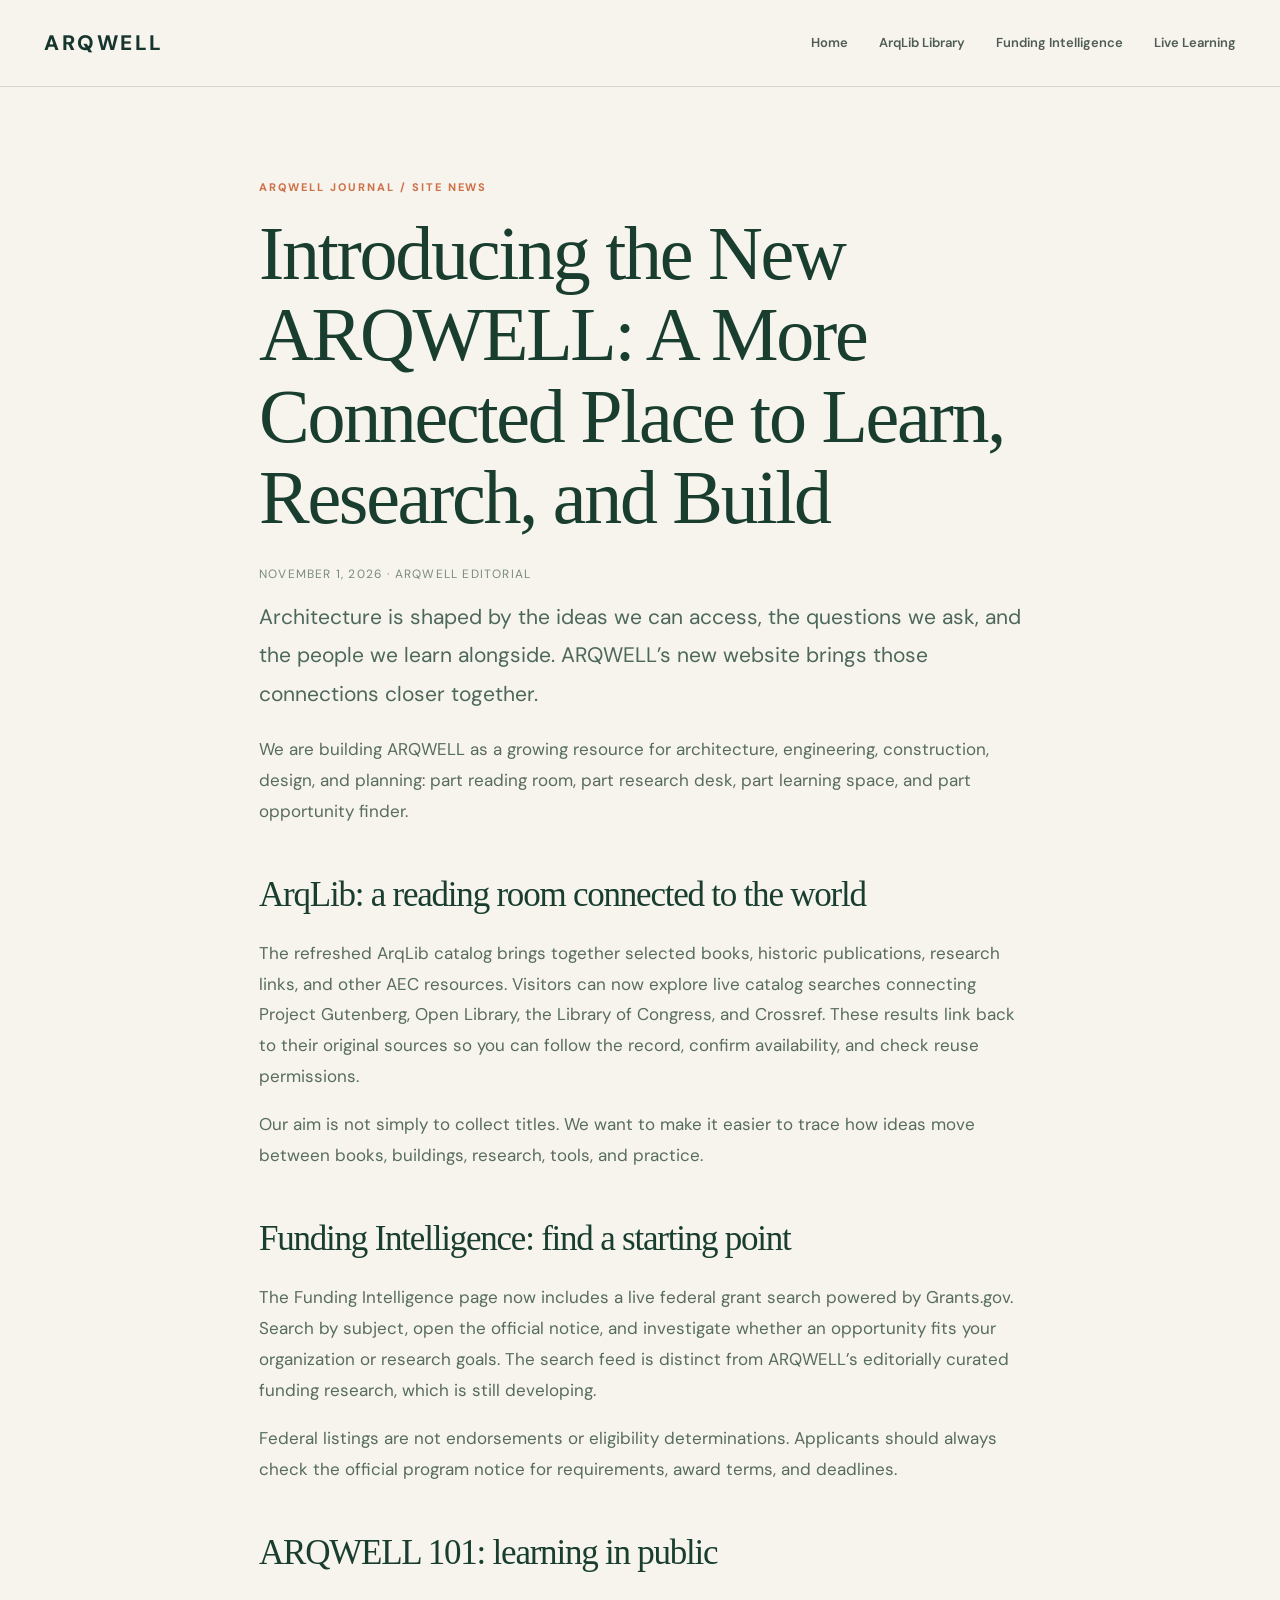
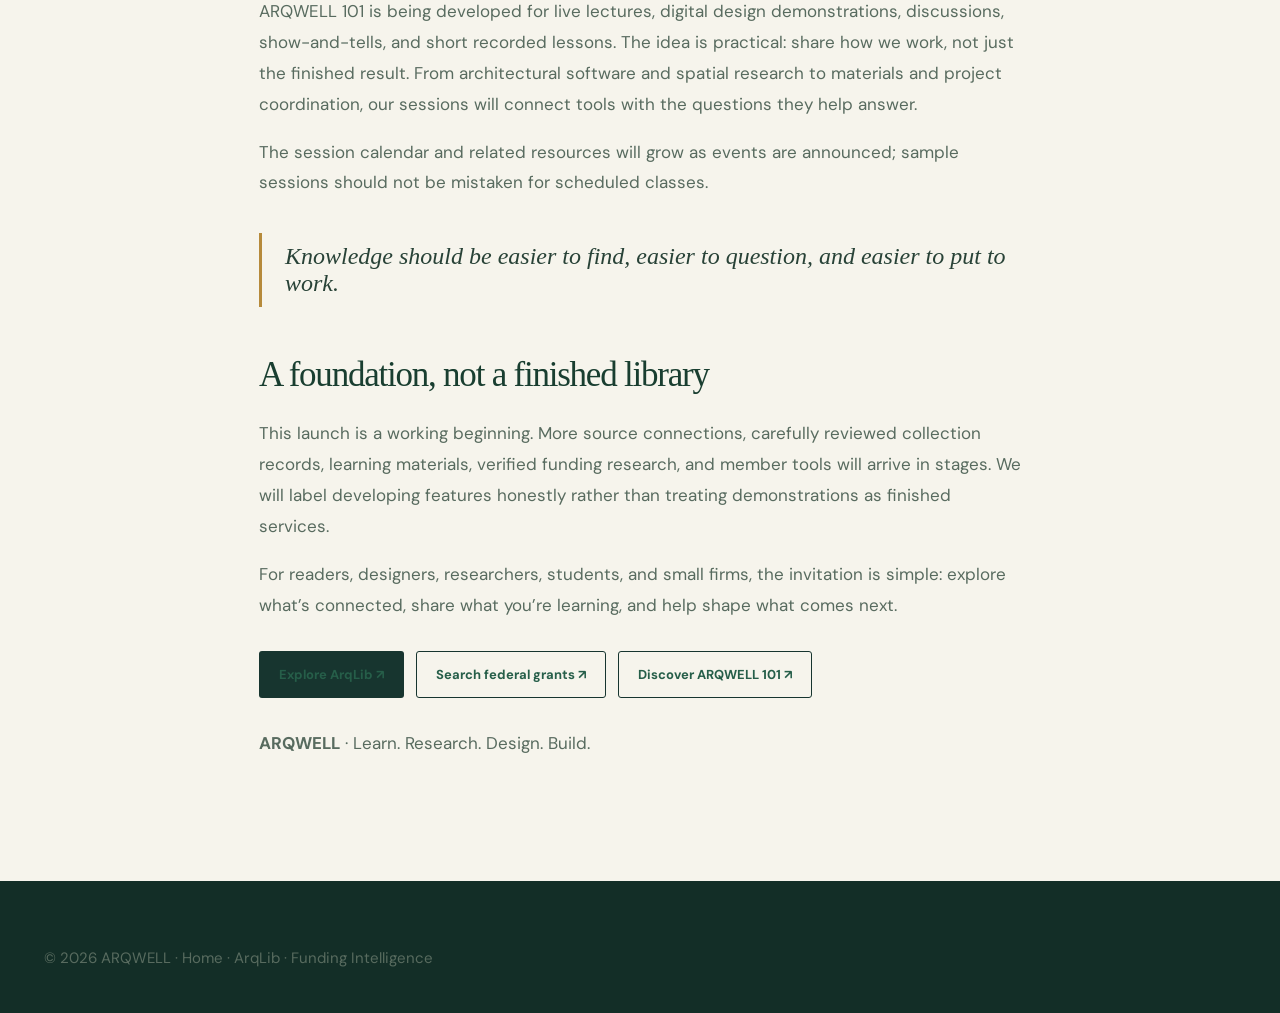
<file: launch.html>
<!doctype html><html lang="en"><head><meta charset="utf-8"><meta name="viewport" content="width=device-width,initial-scale=1"><title>Introducing the New ARQWELL: Knowledge, Research and Opportunity</title><meta name="description" content="Explore ARQWELL's connected ArqLib research catalogs, federal grant discovery, live learning and its growing AEC knowledge ecosystem."><link rel="stylesheet" href="assets/styles.css"><style>.launch-article{max-width:810px;margin:0 auto;padding:90px 24px 105px;font-size:17px;line-height:1.82;color:#284237}.launch-article h1{font:500 clamp(43px,6vw,76px)/1.07 Georgia,serif;color:#193e30;letter-spacing:-.03em}.launch-article h2{font:500 35px Georgia,serif;color:#193e30;margin-top:48px}.launch-article .lede{font-size:21px;color:#4d675a}.launch-article .meta{font-size:12px;letter-spacing:.1em;text-transform:uppercase;color:#7b8b7e}.launch-article .launch-links{display:flex;gap:12px;flex-wrap:wrap;margin:30px 0}.launch-article a{color:#265e49}.launch-article .quote{border-left:3px solid #b68a3b;padding:10px 0 10px 23px;margin:35px 0;font:italic 24px Georgia,serif}</style></head><body data-page="article"><header class="site-header"><div class="container header-inner"><a class="brand" href="index.html">ARQWELL</a><nav class="nav" aria-label="Primary"><a href="index.html">Home</a><a href="library.html">ArqLib Library</a><a href="funding.html">Funding Intelligence</a><a href="learning.html">Live Learning</a></nav></div></header><main><article class="launch-article"><div class="eyebrow">ARQWELL JOURNAL / SITE NEWS</div><h1>Introducing the New ARQWELL: A More Connected Place to Learn, Research, and Build</h1><p class="meta">November 1, 2026 · ARQWELL Editorial</p><p class="lede">Architecture is shaped by the ideas we can access, the questions we ask, and the people we learn alongside. ARQWELL’s new website brings those connections closer together.</p><p>We are building ARQWELL as a growing resource for architecture, engineering, construction, design, and planning: part reading room, part research desk, part learning space, and part opportunity finder.</p><h2>ArqLib: a reading room connected to the world</h2><p>The refreshed ArqLib catalog brings together selected books, historic publications, research links, and other AEC resources. Visitors can now explore live catalog searches connecting Project Gutenberg, Open Library, the Library of Congress, and Crossref. These results link back to their original sources so you can follow the record, confirm availability, and check reuse permissions.</p><p>Our aim is not simply to collect titles. We want to make it easier to trace how ideas move between books, buildings, research, tools, and practice.</p><h2>Funding Intelligence: find a starting point</h2><p>The Funding Intelligence page now includes a live federal grant search powered by Grants.gov. Search by subject, open the official notice, and investigate whether an opportunity fits your organization or research goals. The search feed is distinct from ARQWELL’s editorially curated funding research, which is still developing.</p><p>Federal listings are not endorsements or eligibility determinations. Applicants should always check the official program notice for requirements, award terms, and deadlines.</p><h2>ARQWELL 101: learning in public</h2><p>ARQWELL 101 is being developed for live lectures, digital design demonstrations, discussions, show-and-tells, and short recorded lessons. The idea is practical: share how we work, not just the finished result. From architectural software and spatial research to materials and project coordination, our sessions will connect tools with the questions they help answer.</p><p>The session calendar and related resources will grow as events are announced; sample sessions should not be mistaken for scheduled classes.</p><blockquote class="quote">Knowledge should be easier to find, easier to question, and easier to put to work.</blockquote><h2>A foundation, not a finished library</h2><p>This launch is a working beginning. More source connections, carefully reviewed collection records, learning materials, verified funding research, and member tools will arrive in stages. We will label developing features honestly rather than treating demonstrations as finished services.</p><p>For readers, designers, researchers, students, and small firms, the invitation is simple: explore what’s connected, share what you’re learning, and help shape what comes next.</p><div class="launch-links"><a class="button button-primary" href="library.html#live-catalogs">Explore ArqLib ↗</a><a class="button button-outline" href="funding.html#live-grants">Search federal grants ↗</a><a class="button button-outline" href="learning.html">Discover ARQWELL 101 ↗</a></div><p><strong>ARQWELL</strong> · Learn. Research. Design. Build.</p></article></main><footer class="site-footer"><div class="container"><p>© 2026 ARQWELL · <a href="index.html">Home</a> · <a href="library.html">ArqLib</a> · <a href="funding.html">Funding Intelligence</a></p></div></footer></body></html>
</file>
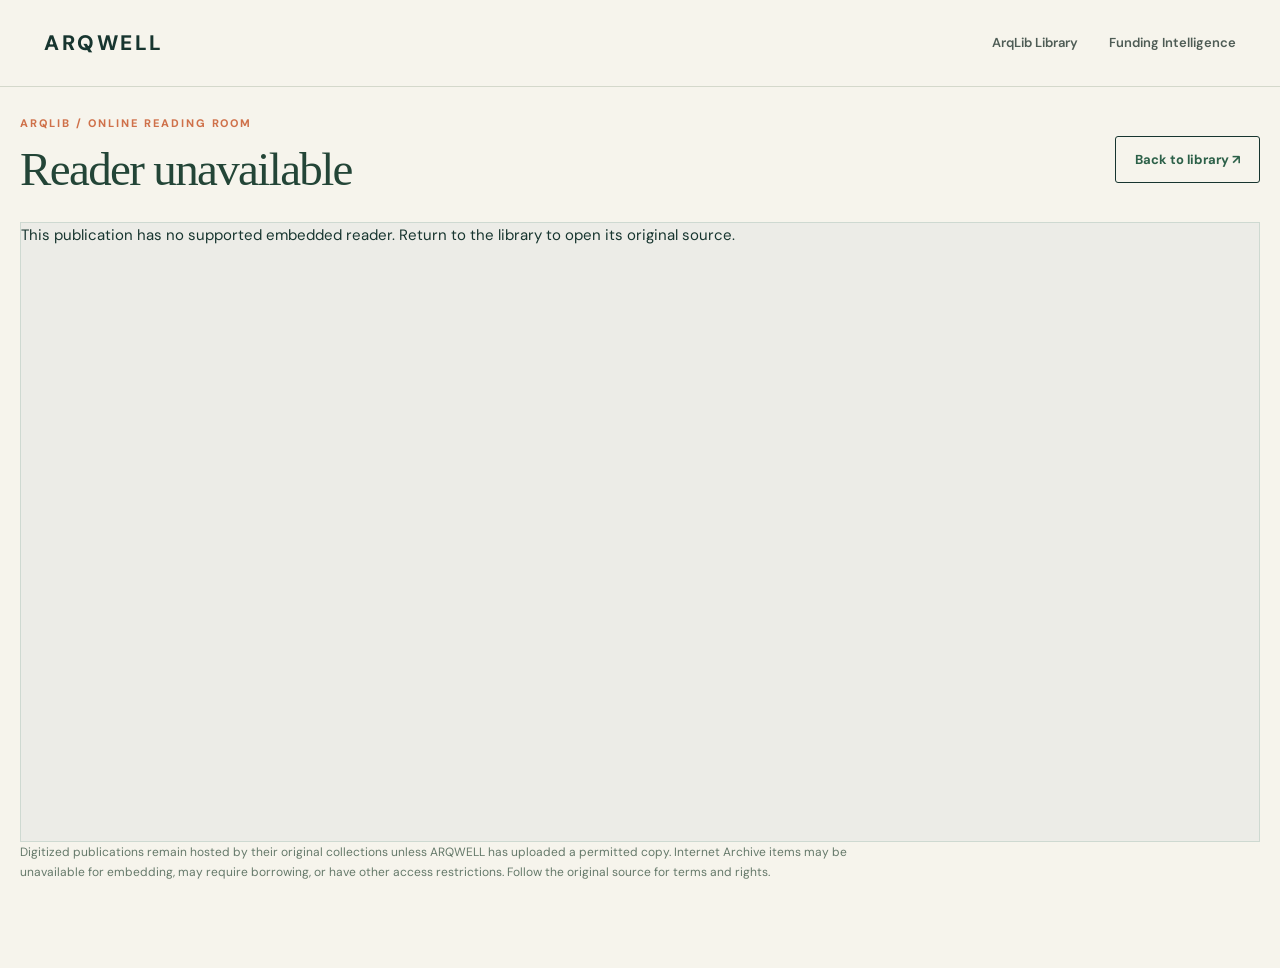
<file: reader.html>
<!doctype html><html lang="en"><head><meta charset="utf-8"><meta name="viewport" content="width=device-width, initial-scale=1"><meta name="robots" content="noindex"><title>Read in ArqLib · ARQWELL</title><link rel="stylesheet" href="assets/styles.css"><style>
.reader-container{max-width:1450px;margin:0 auto;padding:28px 20px 70px}.reader-head{display:flex;gap:22px;justify-content:space-between;align-items:center;flex-wrap:wrap;margin-bottom:17px}.reader-head h1{font:500 clamp(30px,4vw,47px)/1.2 Georgia,serif;margin:8px 0;color:#234537}.reader-window{background:#ecece7;border:1px solid #ced9d1;min-height:620px;position:relative}.reader-window iframe{width:100%;height:min(78vh,1000px);min-height:600px;border:0;background:white}.reader-note{font-size:12px;color:#65796a;line-height:1.7;max-width:890px}.reader-fallback{padding:40px}.reader-head a{color:#2c6048;font-weight:700}@media(max-width:600px){.reader-window iframe{min-height:520px;height:73vh}}
</style></head><body><header class="site-header"><div class="container header-inner"><a class="brand" href="index.html">ARQWELL</a><nav class="nav"><a href="library.html">ArqLib Library</a><a href="funding.html">Funding Intelligence</a></nav></div></header><main class="reader-container"><div class="reader-head"><div><div class="eyebrow">ARQLIB / ONLINE READING ROOM</div><h1 id="reader-title">Opening publication…</h1></div><a class="button button-outline" href="library.html">Back to library ↗</a></div><div id="reader-window" class="reader-window" role="region" aria-label="Book and magazine reader"><div class="reader-fallback">Preparing the publication…</div></div><p class="reader-note">Digitized publications remain hosted by their original collections unless ARQWELL has uploaded a permitted copy. Internet Archive items may be unavailable for embedding, may require borrowing, or have other access restrictions. Follow the original source for terms and rights.</p><p id="reader-source-link"></p></main><script>
(()=>{'use strict';const params=new URLSearchParams(location.search),item=params.get('ia'),title=params.get('title'),panel=document.getElementById('reader-window');if(!item||!/^[a-z0-9][a-z0-9._-]{1,120}$/i.test(item)){document.getElementById('reader-title').textContent='Reader unavailable';panel.textContent='This publication has no supported embedded reader. Return to the library to open its original source.';return}document.getElementById('reader-title').textContent=title?title.slice(0,160):'Historical book or magazine';const frame=document.createElement('iframe');frame.title='Internet Archive embedded BookReader';frame.referrerPolicy='strict-origin-when-cross-origin';frame.allow='fullscreen';frame.loading='eager';frame.src='https://archive.org/embed/'+encodeURIComponent(item);panel.replaceChildren(frame);const a=document.createElement('a');a.href='https://archive.org/details/'+encodeURIComponent(item);a.textContent='Open original Internet Archive record ↗';a.target='_blank';a.rel='noopener noreferrer';document.getElementById('reader-source-link').append(a);
})();
</script></body></html>
</file>
<file: assets/styles.css>
@import url('https://fonts.googleapis.com/css2?family=DM+Sans:wght@400;500;600;700&family=Manrope:wght@400;500;600;700;800&family=Newsreader:opsz,wght@6..72,400;6..72,500;6..72,600&display=swap');
:root{--ink:#17352f;--ink2:#24453f;--deep:#102923;--cream:#f6f4ec;--paper:#fffcf6;--pale:#e8e7da;--muted:#6f7b72;--line:#d4d8cb;--orange:#cf714a;--lime:#dce6a2;--white:#fff;--shadow:0 24px 50px rgba(25,49,43,.09)}
*{box-sizing:border-box}html{scroll-behavior:smooth}body{margin:0;background:var(--cream);color:var(--ink);font-family:'DM Sans',Arial,sans-serif;font-size:15px;line-height:1.6;-webkit-font-smoothing:antialiased}a{color:inherit;text-decoration:none}button,input,select{font:inherit}button{cursor:pointer}img,svg{max-width:100%}button:focus-visible,a:focus-visible,input:focus-visible,select:focus-visible{outline:3px solid #cf714a;outline-offset:3px}.container{width:min(1192px,calc(100% - 60px));margin-inline:auto}.site-header{position:relative;z-index:20;background:var(--cream);border-bottom:1px solid var(--line)}.header-inner{height:86px;display:flex;align-items:center;justify-content:space-between;gap:24px}.brand{display:inline-flex;align-items:center;gap:10px;font-weight:800;letter-spacing:.12em;font-size:21px;line-height:1}.brand-symbol{width:30px;height:30px;background:var(--ink);color:var(--cream);display:grid;place-items:center;border-radius:3px;font-family:Georgia,serif;font-size:22px;font-weight:normal;line-height:1}.brand-symbol.light{background:var(--lime);color:var(--ink)}.nav{display:flex;gap:31px;align-items:center}.nav a{color:#4e5c55;font-weight:600;font-size:13px}.nav a:hover,.text-link:hover{color:var(--orange)}.header-actions{display:flex;align-items:center;gap:13px}.button{border:1px solid transparent;display:inline-flex;align-items:center;justify-content:center;gap:12px;border-radius:3px;font-weight:700;font-size:13px;line-height:1.2;min-height:47px;padding:13px 19px;transition:transform .15s,background .15s,color .15s}.button:hover{transform:translateY(-2px)}.button-primary{background:var(--ink);color:#fff}.button-primary:hover{background:#2b5349}.button-orange{background:var(--orange);color:#fff}.button-orange:hover{background:#b65736}.button-outline{border-color:var(--ink);background:transparent;color:var(--ink)}.button-outline:hover{background:#e6e9db}.button-light{background:var(--lime);color:var(--deep)}.button-plain{background:transparent;color:var(--ink);min-height:40px}.menu-toggle{display:none;border:0;background:transparent;font-size:25px;padding:3px 8px}.eyebrow{font-size:11px;letter-spacing:.18em;text-transform:uppercase;font-weight:800;color:var(--orange)}.eyebrow.muted{color:#849289}.eyebrow.dark{color:var(--ink)}h1,h2,h3,p{margin-top:0}h1,h2,.serif{font-family:'Newsreader',Georgia,serif;letter-spacing:-.035em;font-weight:500}h1{font-size:clamp(56px,5.8vw,88px);line-height:.98;margin:16px 0 26px}h2{font-size:clamp(39px,4.6vw,61px);line-height:1.07;margin-bottom:23px}h3{font-size:21px;line-height:1.22}p{color:#586b5f}.hero{overflow:hidden}.hero-inner{min-height:610px;display:grid;grid-template-columns:.99fr 1.01fr;gap:44px;align-items:center}.hero-copy{padding:72px 0 75px}.hero-copy h1 em{font-weight:500;font-style:italic;color:var(--orange)}.hero-copy .lead{font-size:16px;line-height:1.8;max-width:470px;color:#597064}.cta-row{display:flex;gap:12px;align-items:center;margin-top:33px;flex-wrap:wrap}.hero-under{border-top:1px solid var(--line);display:flex;gap:16px;align-items:center;margin-top:53px;padding-top:20px;color:#63776b;font-size:12px}.hero-under .rule{width:30px;height:1px;background:var(--orange)}.hero-art{height:610px;align-self:stretch;position:relative;padding:37px 0 30px}.hero-art-inner{height:100%;border-radius:110px 110px 4px 4px;overflow:hidden;background:#d7dfd2;position:relative}.hero-art svg{width:100%;height:100%;display:block}.art-stamp{position:absolute;right:0;bottom:55px;background:var(--lime);color:var(--ink);padding:20px 23px;font-size:11px;line-height:1.4;letter-spacing:.1em;text-transform:uppercase;font-weight:800}.art-stamp span{font-family:'Newsreader',serif;display:block;font-size:36px;letter-spacing:-.05em;text-transform:none;font-weight:400}.hero-side-note{position:absolute;left:21px;top:60px;color:#334b41;font-size:10px;writing-mode:vertical-rl;letter-spacing:.22em;text-transform:uppercase}.mini-strip{background:var(--ink);color:#dce4d7}.mini-strip-inner{display:flex;align-items:center;justify-content:space-between;gap:20px;padding:16px 0}.mini-strip span{font-size:12px;letter-spacing:.04em}.mini-strip strong{font-family:'Newsreader',serif;font-size:24px;font-weight:500;color:var(--lime)}.section{padding:110px 0}.section-head{display:flex;justify-content:space-between;align-items:end;gap:45px;margin-bottom:36px}.section-head h2{max-width:640px;margin-bottom:0}.section-head p{max-width:305px;margin-bottom:6px}.grid-three{display:grid;grid-template-columns:repeat(3,1fr);gap:15px}.path-card{min-height:390px;position:relative;background:var(--paper);border:1px solid var(--line);padding:30px;display:flex;flex-direction:column;overflow:hidden}.path-card:hover{border-color:#98a99a;box-shadow:var(--shadow)}.path-card .number{font-size:11px;letter-spacing:.18em;font-weight:800;color:var(--orange)}.path-card .circle-art{height:142px;display:grid;place-items:center;margin:14px 0 21px}.path-card h3{font-family:'Newsreader',serif;font-size:32px;font-weight:500;margin:0 0 9px}.path-card p{font-size:13px;line-height:1.65;margin:0 0 22px;max-width:275px}.card-foot{margin-top:auto;color:var(--ink);font-size:12px;font-weight:800;display:flex;justify-content:space-between;align-items:center;border-top:1px solid var(--line);padding-top:17px}.card-foot .arrow{font-size:24px;font-weight:400}.lab-section{background:#e9ecdf}.lab-layout{display:grid;grid-template-columns:.85fr 1.15fr;gap:80px;align-items:center}.lab-image{background:#c4d1c4;height:515px;overflow:hidden;position:relative;border-radius:3px}.lab-image svg{height:100%;width:100%;display:block}.image-caption{position:absolute;bottom:16px;left:16px;background:var(--cream);padding:12px 15px;font-size:10px;text-transform:uppercase;letter-spacing:.11em;font-weight:700}.lab-items{margin-top:28px;border-top:1px solid #c8d0c1}.lab-item{padding:17px 0;border-bottom:1px solid #c8d0c1;display:flex;justify-content:space-between;align-items:center;gap:20px}.lab-item b{font-size:14px}.lab-item span{font-size:12px;color:var(--muted)}.funding-section{background:var(--deep);color:#f0f2e9}.funding-section p{color:#c2d1c4}.funding-layout{display:grid;grid-template-columns:.88fr 1.12fr;gap:70px;align-items:center}.funding-section h2{max-width:500px}.funding-highlights{display:grid;grid-template-columns:1fr 1fr;gap:20px 28px;margin:31px 0}.funding-highlights .highlight{border-top:1px solid #4e665c;padding-top:12px}.highlight b{display:block;color:#f5f6ed;font-size:14px}.highlight small{display:block;color:#adbdaf;font-size:12px;line-height:1.55;margin-top:5px}.funding-mockup{background:#f5f5ed;color:var(--ink);padding:25px;border-radius:5px;box-shadow:0 40px 65px #08171280;transform:rotate(1.3deg)}.mockup-head{display:flex;justify-content:space-between;align-items:center;border-bottom:1px solid var(--line);padding-bottom:16px}.mockup-head b{font-size:14px}.mockup-pill{background:#e5eed7;border-radius:30px;padding:5px 9px;font-size:10px;font-weight:800}.mockup-search{margin:18px 0;padding:10px 13px;border:1px solid #d9dbd1;border-radius:4px;color:#839288;font-size:11px}.opportunity{padding:12px 0;display:grid;grid-template-columns:34px 1fr auto;gap:11px;border-top:1px solid #e0e2d7;align-items:center}.opportunity .opi{width:31px;height:31px;background:#e5eadc;display:grid;place-items:center;font-size:12px}.opportunity b{display:block;font-size:11px}.opportunity small{display:block;color:#77897c;font-size:10px}.opportunity .tag{color:#5f7867;font-size:10px;font-weight:800}.locked{opacity:.42;filter:blur(2px);user-select:none}.mockup-footer{background:#e8ebde;border:1px solid #d8ddce;text-align:center;margin-top:11px;padding:13px;font-size:11px;font-weight:700}.community-section{padding:106px 0}.community-layout{display:grid;grid-template-columns:1fr .95fr;gap:85px;align-items:center}.community-points{display:grid;grid-template-columns:repeat(2,1fr);gap:18px;margin-top:27px}.community-point{border-top:1px solid var(--line);padding-top:18px}.community-point b{font-size:14px}.community-point p{font-size:12px;line-height:1.65;margin:4px 0}.quote-panel{background:#dce5ce;padding:54px 48px 50px;position:relative;min-height:330px}.quote-mark{font-family:'Newsreader',serif;font-size:87px;line-height:.65;color:#708b76}.quote-panel blockquote{font-family:'Newsreader',serif;font-size:35px;line-height:1.15;letter-spacing:-.02em;margin:23px 0 24px}.quote-panel cite{font-size:12px;font-style:normal;letter-spacing:.1em;text-transform:uppercase;color:#607362}.callout{background:var(--orange);color:#fff;padding:52px 0}.callout-inner{display:flex;justify-content:space-between;align-items:center;gap:45px}.callout h2{font-size:clamp(36px,4vw,53px);max-width:710px;margin:7px 0 0}.callout .eyebrow{color:#f9d3c3}.site-footer{background:#132e27;color:#e8eee3;padding:65px 0 28px}.footer-grid{display:grid;grid-template-columns:1.4fr 1fr 1fr;gap:55px;padding-bottom:60px}.site-footer .brand{color:#fff}.footer-intro{max-width:310px;margin-top:20px;color:#baccc0;font-size:13px}.footer-links{display:grid;gap:10px;margin-top:17px}.footer-links a{font-size:13px;color:#cad7cd}.footer-links a:hover{color:var(--lime)}.footer-title{font-size:11px;text-transform:uppercase;letter-spacing:.16em;color:#9db39f;font-weight:800}.footer-bottom{display:flex;justify-content:space-between;border-top:1px solid #355147;padding-top:20px;font-size:11px;color:#9fb2a4;gap:20px}.footnote{font-size:12px;color:var(--muted)}
/* auth */
.auth-page{background:#f6f5ee;min-height:100vh}.auth-page .site-header{background:transparent}.auth-page .header-inner{height:79px}.auth-shell{width:min(1160px,calc(100% - 60px));margin:49px auto 85px;display:grid;grid-template-columns:.88fr 1.12fr;min-height:650px;box-shadow:var(--shadow);border:1px solid #dde2d8}.auth-story{background:var(--deep);color:#f4f4eb;padding:61px 56px;position:relative;overflow:hidden;display:flex;flex-direction:column;justify-content:space-between}.auth-story .eyebrow{color:#b9cda7}.auth-story h1{font-size:clamp(46px,4.4vw,68px);line-height:1.03;margin-top:19px}.auth-story h1 i{color:#dae5a2;font-weight:400}.auth-story p{color:#b9cdbf;font-size:14px;max-width:355px;line-height:1.8}.auth-geometry{position:absolute;width:390px;right:-90px;bottom:-115px;opacity:.65}.auth-story-content{z-index:1}.auth-story-list{position:relative;z-index:1;border-top:1px solid #4a6359;padding-top:21px;display:grid;gap:16px}.auth-story-list .story-row{display:flex;gap:12px;align-items:center;color:#d2e0d2;font-size:12px}.story-index{border:1px solid #779084;border-radius:50%;width:23px;height:23px;display:grid;place-items:center;font-size:10px;flex-shrink:0}.auth-form-area{background:var(--paper);padding:55px clamp(27px,5vw,76px)}.auth-form-area .form-header{max-width:550px}.auth-form-area h2{font-size:47px;margin:9px 0 6px}.auth-form-area .form-header p{font-size:13px;line-height:1.7;margin-bottom:27px}.field-grid{display:grid;grid-template-columns:1fr 1fr;gap:15px}.field{display:flex;flex-direction:column;gap:7px;margin-bottom:17px}.field label{font-size:12px;font-weight:800;color:#3c5648}.field input,.field select{height:46px;border:1px solid #cbd2c6;border-radius:3px;padding:0 13px;background:#fffdfa;color:var(--ink);width:100%;outline:none}.field input:focus,.field select:focus{border-color:var(--orange);box-shadow:0 0 0 3px #cf714a24}.field input::placeholder{color:#9eaaa0}.field small{color:#8d978c;font-size:11px}.field-action{display:flex;justify-content:space-between;align-items:center;gap:12px}.choice-label{font-size:12px;font-weight:800;color:#3c5648;margin-bottom:8px}.choices{display:grid;grid-template-columns:repeat(3,1fr);gap:8px;margin-bottom:18px}.choice{position:relative;display:block;cursor:pointer}.choice input{position:absolute;opacity:0;pointer-events:none}.choice span{min-height:59px;border:1px solid #cfd8cc;border-radius:3px;display:flex;align-items:center;justify-content:center;text-align:center;padding:8px;font-size:11px;font-weight:800;color:#5e7064;background:#fffdfa}.choice input:checked+span{border-color:var(--ink);background:#edf1e3;color:var(--ink);box-shadow:inset 0 0 0 1px var(--ink)}.choice input:focus-visible+span{outline:3px solid var(--orange);outline-offset:3px}.checkline{display:flex;gap:10px;align-items:flex-start;font-size:12px;color:#67776b;line-height:1.55;margin-bottom:18px}.checkline input{margin-top:3px;accent-color:var(--ink);flex:0 0 auto}.form-status{display:none;padding:12px 14px;border-radius:3px;margin:9px 0 15px;font-size:12px;line-height:1.6}.form-status.visible{display:block}.form-status.error{background:#fff0e9;color:#943b24;border:1px solid #edc5b7}.form-status.success{background:#e7f1df;color:#295e37;border:1px solid #bcd7b8}.form-status.info{background:#edf1e7;color:#3c5e4c;border:1px solid #cdded0}.submit-button{width:100%;height:49px}.submit-button:disabled{opacity:.55;cursor:wait}.form-meta{font-size:12px;color:#697970;margin:17px 0 0;text-align:center}.text-link{font-weight:800;color:var(--ink);text-decoration:underline;text-underline-offset:3px}.auth-sm-note{font-size:11px;color:#88958b;margin-top:20px;line-height:1.6}.auth-heading{font-weight:600;font-size:12px;color:#718275}.auth-trust{display:flex;align-items:center;gap:6px;color:#7a8c7d;font-size:11px;justify-content:center;margin-top:14px}.signin-form-wrap{padding-top:55px}.signin-form-wrap .field{margin-bottom:20px}.signin-form-wrap .submit-button{margin-top:9px}.form-mini{display:flex;align-items:center;justify-content:space-between;margin-bottom:15px}.form-mini .checkline{margin:0}.form-mini button{border:0;background:none;font-size:12px;text-decoration:underline;color:var(--ink);font-weight:800}.signin-form-wrap .form-meta{text-align:left;margin-top:30px}.password-reset{display:none;background:#edf0e6;padding:15px;margin:15px 0}.password-reset.visible{display:block}.member-content{padding:90px 0 130px;min-height:75vh}.member-panel{max-width:800px;background:var(--paper);border:1px solid var(--line);padding:45px}.member-panel h1{font-size:54px}.member-cards{display:grid;grid-template-columns:repeat(2,1fr);gap:15px;margin-top:22px}.member-card{border:1px solid var(--line);padding:22px;min-height:160px}.member-card h3{font-family:'Newsreader',serif;font-size:26px;font-weight:500}.member-status{font-size:12px;font-weight:700;color:#6b806e}.pill{display:inline-block;border-radius:40px;background:#ebefdf;color:#4e735d;padding:5px 10px;font-size:10px;font-weight:800}.hide-until-auth{display:none}.visually-hidden{position:absolute;width:1px;height:1px;overflow:hidden;clip:rect(0,0,0,0);white-space:nowrap} 
@media(max-width:1040px){.nav{gap:17px}.hero-inner{gap:15px}.section{padding:90px 0}.lab-layout,.funding-layout{gap:40px}.community-layout{gap:40px}}
@media(max-width:800px){.container{width:min(100% - 36px,1192px)}.site-header .header-inner{height:71px}.menu-toggle{display:block}.nav{display:none;position:absolute;left:0;right:0;top:71px;background:var(--paper);flex-direction:column;padding:21px;border-bottom:1px solid var(--line);align-items:stretch;gap:17px}.nav.open{display:flex}.header-actions .small-signin{display:none}.header-actions .button{padding:11px 13px;min-height:40px}.hero-inner{grid-template-columns:1fr;gap:0}.hero-copy{padding:62px 0 42px}.hero-art{height:400px;padding:0 0 25px}.hero-art-inner{border-radius:90px 90px 0 0}.hero-under{margin-top:30px}.mini-strip-inner{display:grid;grid-template-columns:1fr 1fr}.mini-strip-inner span:last-child{display:none}.section-head{display:block}.section-head p{margin-top:20px}.grid-three{grid-template-columns:1fr}.path-card{min-height:300px}.path-card .circle-art{height:90px}.lab-layout,.funding-layout,.community-layout{grid-template-columns:1fr}.lab-image{height:360px;order:2}.funding-mockup{transform:none}.callout-inner{display:block}.callout .button{margin-top:23px}.footer-grid{grid-template-columns:1fr 1fr}.auth-shell{width:calc(100% - 30px);margin:22px auto 55px;grid-template-columns:1fr}.auth-story{min-height:335px;padding:37px}.auth-story h1{font-size:49px;max-width:550px}.auth-story-list{display:none}.auth-geometry{width:290px}.auth-form-area{padding:35px 30px 41px}.auth-form-area h2{font-size:42px}.signin-form-wrap{padding-top:38px}}
@media(max-width:520px){h1{font-size:60px}h2{font-size:42px}.header-actions .button{font-size:11px;min-height:37px;padding:9px 10px}.brand{font-size:18px;letter-spacing:.09em}.brand-symbol{width:27px;height:27px}.hero-art{height:340px}.hero-art-inner{border-radius:75px 75px 0 0}.art-stamp{right:0;bottom:42px;padding:10px 13px}.art-stamp span{font-size:25px}.mini-strip-inner{display:block}.mini-strip-inner span{display:block}.mini-strip-inner span:nth-child(3){display:none}.mini-strip-inner strong{display:inline-block;margin-right:12px}.section{padding:70px 0}.lab-image{height:290px}.funding-highlights{gap:13px}.community-points,.footer-grid,.member-cards{grid-template-columns:1fr}.quote-panel{padding:40px 29px}.quote-panel blockquote{font-size:30px}.footer-bottom{display:block}.auth-story{min-height:285px;padding:29px}.auth-story h1{font-size:43px}.auth-form-area{padding:30px 20px}.choices{grid-template-columns:1fr}.choice span{min-height:40px}.field-grid{grid-template-columns:1fr;gap:0}.auth-form-area h2{font-size:40px}.auth-shell{width:100%;margin:0 0 40px;border-left:0;border-right:0}.auth-page .header-inner{height:69px}.member-panel{padding:28px}.member-panel h1{font-size:45px}}
/* ArqLib library catalog */
.library-banner{background:#e8ede3;overflow:hidden}.library-banner-inner{padding-top:66px;padding-bottom:61px}.library-hero-grid{display:grid;grid-template-columns:1.35fr .7fr;gap:90px;align-items:center}.library-banner h1{font-size:clamp(57px,6.5vw,91px);line-height:1.02;margin:18px 0 25px}.library-banner h1 em{font-weight:400;color:var(--orange)}.library-banner .lead{font-size:16px;line-height:1.8;max-width:610px}.library-statline{display:flex;gap:24px;margin-top:43px;padding-top:18px;border-top:1px solid #ccd8cb}.library-statline span{display:block;color:#788b7e;font-size:11px;line-height:1.5;max-width:180px}.library-statline b{display:block;font-size:13px;color:#3d6252;margin-bottom:2px}.feature-cover{position:relative;max-width:330px;justify-self:center;display:block;filter:drop-shadow(20px 24px 20px rgba(35,65,51,.17));transform:rotate(3deg);transition:transform .2s}.feature-cover:hover{transform:rotate(0)}.feature-cover img{display:block;width:100%;aspect-ratio:420 / 545;object-fit:cover}.feature-cover-ribbon{position:absolute;bottom:15px;right:-26px;background:var(--lime);color:#244737;font-size:10px;font-weight:900;letter-spacing:.13em;padding:11px 13px}.feature-note{background:#f7f5ec;border-bottom:1px solid var(--line)}.feature-note-inner{display:flex;justify-content:space-between;align-items:center;padding:26px 0;gap:40px}.feature-note h2{font-size:31px;margin:0 0 3px}.feature-note p{margin:0;color:#7a8b7c;font-size:12px}.feature-note .button{flex-shrink:0}.library-section{padding:83px 0 112px}.library-section-header{display:flex;justify-content:space-between;align-items:end;gap:50px}.library-section-header h2{font-size:clamp(38px,4.4vw,57px);margin:10px 0 30px}.library-section-header p{font-size:13px;max-width:365px;margin-bottom:32px}.catalog-controls{display:flex;gap:15px}.catalog-search{flex:1;display:flex;align-items:center;gap:11px;background:#fffdf7;border:1px solid #c9d4c8;padding:0 18px;height:55px}.catalog-search span{font-size:29px;line-height:1;color:#74867a}.catalog-search input{border:0;background:transparent;outline:none;font-size:14px;color:var(--ink);width:100%;height:100%}.catalog-search:focus-within{border-color:var(--orange);box-shadow:0 0 0 2px #cf714a22}.catalog-sort{display:flex;align-items:center;gap:12px;background:#fffdf7;border:1px solid #c9d4c8;padding:0 14px}.catalog-sort label{font-size:12px;color:#718777;font-weight:700}.catalog-sort select{border:0;outline:none;background:transparent;font-size:12px;max-width:160px;color:var(--ink);cursor:pointer}.library-categories{display:flex;gap:0;border-bottom:1px solid #cbd3c6;overflow-x:auto;margin:25px 0 22px}.category-tab{flex-shrink:0;padding:14px 21px;background:transparent;border:0;border-bottom:3px solid transparent;color:#78897c;font-size:13px;font-weight:800}.category-tab:first-child{padding-left:4px}.category-tab.active{color:var(--ink);border-bottom-color:var(--orange)}.category-tab span{background:#e6e9dd;border-radius:10px;padding:2px 6px;font-size:10px;font-weight:800;margin-left:4px}.results-line{display:flex;justify-content:space-between;align-items:center;gap:20px;margin-bottom:22px}.results-line p,.results-line span{margin:0;color:#788a7e;font-size:12px}.resource-grid{display:grid;grid-template-columns:repeat(4,minmax(0,1fr));gap:23px}.resource-card{min-width:0}.resource-cover-link{display:block;aspect-ratio:4/5;background:#d8dfd1;position:relative;overflow:hidden}.resource-cover-link img{width:100%;height:100%;display:block;object-fit:cover;transition:transform .3s}.resource-card:hover img{transform:scale(1.04)}.resource-kind{position:absolute;top:12px;left:12px;background:#f6f5ec;padding:5px 8px;letter-spacing:.1em;text-transform:uppercase;font-size:10px;font-weight:800;color:var(--ink)}.resource-meta{display:flex;justify-content:space-between;gap:12px;margin-top:15px;color:#8a958b;letter-spacing:.11em;text-transform:uppercase;font-size:10px;font-weight:700}.resource-card h3{font-family:'Newsreader',serif;font-size:27px;font-weight:500;line-height:1.13;margin:9px 0 6px}.resource-card h3 a:hover{text-decoration:underline;text-decoration-color:var(--orange);text-underline-offset:4px}.resource-creator{font-size:12px;color:#75887b;font-weight:600;margin:0 0 7px}.resource-description{font-size:12px;color:#65796b;line-height:1.55;margin:0 0 9px}.resource-view{font-size:12px;font-weight:800;color:var(--ink);display:inline-flex;gap:8px;margin-top:5px}.resource-view:hover{color:var(--orange)}.library-empty{text-align:center;margin:40px 0;padding:65px 20px;background:#e9eee6}.library-empty h3{font-family:'Newsreader',serif;font-size:32px}.library-contribute{background:#203e34;color:#eff3e8}.library-contribute-inner{display:flex;justify-content:space-between;align-items:center;gap:45px;padding:60px 0}.library-contribute h2{font-size:45px;margin:4px 0 6px}.library-contribute p{color:#bbcec1;font-size:13px;max-width:550px;margin:0}.library-contribute .button{flex-shrink:0}
@media(max-width:1020px){.resource-grid{grid-template-columns:repeat(3,minmax(0,1fr))}.library-hero-grid{gap:40px}}
@media(max-width:800px){.library-hero-grid{grid-template-columns:1fr .7fr;gap:18px}.library-banner h1{font-size:52px}.library-statline{flex-wrap:wrap;gap:13px}.resource-grid{grid-template-columns:repeat(2,minmax(0,1fr))}.library-section-header{display:block}.library-section-header p{margin-bottom:23px}.library-contribute-inner{display:block}.library-contribute .button{margin-top:23px}}
@media(max-width:580px){.library-banner-inner{padding-top:50px}.library-hero-grid{display:flex;flex-direction:column;align-items:stretch}.library-banner h1{font-size:54px}.feature-cover{width:60%;margin:14px auto 0}.library-statline{margin-top:25px}.feature-note-inner{display:block}.feature-note h2{font-size:28px}.feature-note .button{margin-top:20px}.catalog-controls{display:block}.catalog-sort{margin-top:10px;height:46px;justify-content:space-between}.library-section{padding:66px 0}.resource-grid{gap:18px 12px}.resource-card h3{font-size:22px}.resource-cover-link{aspect-ratio:4/5}.resource-description{display:none}.resource-meta{font-size:9px}.category-tab{padding:13px 12px}}
/* Site preview additions */
.full-button{width:100%;display:flex;justify-content:center;min-height:50px;font-weight:800}.text-link{border:0;background:none;color:#365f4c;text-decoration:underline;cursor:pointer;font:inherit;font-size:12px}.field input{height:46px;border:1px solid #cbd2c6;border-radius:3px;padding:0 13px;background:#fffdfa;color:var(--ink);width:100%;outline:none}.field input:focus,.field select:focus{border-color:#c87954;box-shadow:0 0 0 2px #c8795422}.choice input:checked+span{border-color:var(--ink);background:#e3ecdc;color:var(--ink)}.checkline a,.form-meta a{font-weight:800;text-decoration:underline;text-underline-offset:3px}.auth-story em{color:#c5d9ab;font-weight:400}.auth-form-area small{color:#99a797;font-size:11px}.auth-form-area button{cursor:pointer}.funding-hero{background:#e6ece2;padding:95px 0 108px;position:relative;overflow:hidden}.funding-hero:after{content:'';position:absolute;right:-170px;top:-90px;width:650px;height:650px;border:1px solid #b3c8b5;border-radius:50%;box-shadow:0 0 0 100px #ffffff12,0 0 0 205px #ffffff19;pointer-events:none}.funding-hero h1{max-width:850px;font-size:clamp(61px,7.5vw,105px);line-height:1.03;margin:17px 0 26px;position:relative;z-index:1}.funding-hero h1 em{color:#c87954;font-weight:400}.funding-hero p.lead{max-width:680px;font-size:17px;position:relative;z-index:1}.preview-tag{font-size:12px;color:#728b7b;margin-top:26px}.funding-preview-grid{display:grid;grid-template-columns:repeat(3,1fr);gap:20px}.funding-preview-card{padding:33px 27px;background:#fffdf6;border:1px solid #d6ddd2;min-height:280px;display:flex;flex-direction:column;align-items:start}.funding-preview-card h3{font-family:'Newsreader',serif;font-size:33px;font-weight:500;margin:22px 0 7px}.funding-preview-card p{font-size:13px;line-height:1.65;color:#748377}.funding-preview-note{margin-top:auto;font-size:10px;letter-spacing:.05em;color:#8d9a90}.locked-preview{background:#e0e8dd}.plans-section{background:#eaf0e7}.plans-grid{display:grid;grid-template-columns:repeat(2,1fr);gap:22px;margin:35px 0 25px}.plan{padding:42px;background:#fffdf6;min-height:350px}.plan .price{font-family:'Newsreader',serif;font-size:52px;margin:20px 0 12px}.plan .price small{font-family:inherit;font-size:20px;color:#a6bda6}.plan h3{font-family:'Newsreader',serif;font-size:28px;font-weight:500}.plan p{max-width:370px;min-height:75px;color:#708477;font-size:13px}.dark-plan{background:#214637;color:#fff}.dark-plan p{color:#d1ddd3}.dark-plan .eyebrow{color:#bfd5b9}.disclaimer{font-size:12px;color:#738277;max-width:740px;line-height:1.8}.member-panel p{font-size:14px;line-height:1.8}.member-card p{font-size:12px}.member-card a{font-size:12px;font-weight:800;text-decoration:underline}button:focus-visible,a:focus-visible,input:focus-visible{outline:2px solid #c87954;outline-offset:2px}
@media(max-width:800px){.funding-hero{padding:68px 0}.funding-preview-grid{grid-template-columns:1fr 1fr}.plans-grid{grid-template-columns:1fr}.funding-hero:after{right:-450px}.auth-story{min-height:300px}}
@media(max-width:560px){.funding-hero h1{font-size:54px}.funding-preview-grid{grid-template-columns:1fr}.auth-story h1{font-size:43px}}

/* ARQWELL hero media — 2026 edition. Uses the original site palette + typography. */
.hero-art-inner{position:relative;isolation:isolate}
.hero-art-inner>.hero-photo,.hero-art-inner>.hero-video{width:100%;height:100%;object-fit:cover;display:block}
.hero-art-inner>.hero-photo[hidden],.hero-art-inner>.hero-video[hidden]{display:none}
.hero-art-inner>.hero-video{background:#b7c9bc}
.hero-media-caption{position:absolute;z-index:2;left:20px;bottom:19px;display:flex;gap:15px;align-items:center;background:rgba(247,247,237,.9);backdrop-filter:blur(8px);padding:9px 12px;font-size:9px;letter-spacing:.11em;font-weight:800;color:#285042;text-transform:uppercase;pointer-events:none}
.hero-media-caption span+span{color:#9b694e}
.hero-media-tools{position:absolute;z-index:10;left:16px;right:16px;bottom:77px;display:flex;align-items:center;flex-wrap:wrap;gap:6px;background:#f9f7eedc;backdrop-filter:blur(9px);padding:10px;border:1px solid #d5dfd3;box-shadow:0 8px 30px #17352f1c;border-radius:3px}
.hero-media-tools span{font-size:10px;font-weight:800;color:#24483c;letter-spacing:.1em;flex:1 0 100%}
.hero-media-tools button{border:1px solid #9aad9d;color:var(--ink);padding:5px 11px;background:transparent;font:inherit;font-size:11px;font-weight:700;cursor:pointer}
.hero-media-tools button.active{color:white;background:var(--ink)}.hero-media-tools label{font-size:11px;font-weight:700;cursor:pointer;color:#244839}.hero-media-tools input{width:145px;font-size:10px;max-width:100%}.hero-media-tools small{font-size:9px;color:#78877c}
.funding-hero{isolation:isolate;min-height:680px;display:flex;align-items:center;background:#e6ece2}
.funding-hero .container{position:relative;z-index:3;width:100%}
.funding-hero:after{z-index:2;opacity:.6}
.funding-hero-image{position:absolute;right:0;top:0;bottom:0;width:49%;z-index:0;overflow:hidden;pointer-events:none}
.funding-hero-image:after{content:'';position:absolute;inset:0;background:linear-gradient(90deg,#e6ece2 0%,rgba(230,236,226,.72) 20%,rgba(230,236,226,.18) 72%,rgba(230,236,226,.06) 100%)}
.funding-hero-image .hero-photo,.funding-hero-image .hero-video{width:100%;height:100%;object-fit:cover;object-position:37% center;display:block;opacity:.54}
.funding-hero-image .hero-photo[hidden],.funding-hero-image .hero-video[hidden]{display:none}
.funding-hero-image .hero-media-tools{pointer-events:auto;left:15%;bottom:30px;right:20px}
.funding-hero p.lead{max-width:605px}
.funding-hero h1{max-width:950px;z-index:4}
.funding-showcase-intro{padding:90px 0 58px;background:#f8f6ee}
.funding-showcase-heading{display:grid;grid-template-columns:1.15fr .65fr;gap:80px;align-items:end}
.funding-showcase-heading h2{font-size:clamp(52px,5.8vw,86px);line-height:1.03;letter-spacing:-.035em;margin:19px 0 0}
.funding-showcase-heading h2 em,.funding-story-end h2 em{font-weight:400;color:#c87954}
.funding-showcase-heading p{font-size:15px;color:#5e7467;line-height:1.8;max-width:420px;margin:0 0 25px}
.funding-showcase-heading small{font-size:11px;color:#8b9a8a;line-height:1.7}
.scroll-cue{color:#8a9989;display:flex;gap:10px;align-items:center;font-size:11px;letter-spacing:.14em;font-weight:800;margin-top:56px}.scroll-cue span{font-size:20px;color:#c87954}
.funding-parallax-wrap{position:relative;background:#dfe6da}
.funding-parallax-chapter{height:96svh;min-height:570px;position:relative;isolation:isolate}
.funding-parallax-scene{position:sticky;top:0;height:100svh;min-height:570px;overflow:hidden;display:flex;align-items:center}
.funding-parallax-art{position:absolute;inset:-85px;transform:translate3d(0,var(--parallax-shift,0px),0);will-change:transform}
.funding-parallax-art img{width:100%;height:100%;object-fit:cover;object-position:50% 50%;display:block}
.funding-parallax-tint{position:absolute;inset:0;background:linear-gradient(90deg,rgba(21,49,40,.8) 0%,rgba(21,49,40,.5) 39%,rgba(21,49,40,.10) 80%)}
.funding-parallax-chapter:nth-child(even) .funding-parallax-tint{background:linear-gradient(270deg,rgba(24,51,43,.82),rgba(24,51,43,.45) 41%,rgba(24,51,43,.08) 88%)}
.funding-parallax-content{position:relative;z-index:2;display:flex;align-items:center;height:100%;width:100%}
.funding-parallax-chapter:nth-child(even) .funding-parallax-content{justify-content:flex-end}
.funding-story-card{width:min(100%,555px);background:#f9f7ede9;backdrop-filter:blur(10px);padding:39px 43px 38px;box-shadow:0 20px 75px #193e3338;border:1px solid #e3e8dc;transform:translateY(20px);opacity:.93;transition:transform .6s ease,opacity .6s ease}
.funding-parallax-chapter.seen .funding-story-card{transform:translateY(0);opacity:1}
.story-counter{display:flex;align-items:center;justify-content:space-between;margin-bottom:30px;color:#668371;font-size:10px;letter-spacing:.14em;font-weight:800}
.story-dot{width:9px;height:9px;background:#c87954;border-radius:50%}
.funding-story-card .eyebrow{color:#c87954}
.funding-story-card h3{font-family:'Newsreader',Georgia,serif;font-size:clamp(42px,4.1vw,61px);font-weight:500;line-height:1.07;letter-spacing:-.02em;margin:15px 0 18px}
.funding-story-card p{font-size:15px;color:#607668;line-height:1.76;max-width:425px;margin:0 0 27px}
.funding-story-card .funding-unlock{min-height:48px;cursor:pointer}
.funding-demo-label{display:block;font-size:10px;letter-spacing:.04em;color:#829486;margin-top:20px}
.funding-progress{position:fixed;right:26px;top:50%;transform:translateY(-50%);z-index:15;display:flex;flex-direction:column;gap:10px;opacity:0;pointer-events:none;transition:opacity .25s}
body:has(.funding-parallax-chapter.seen) .funding-progress{opacity:1;pointer-events:auto}
.funding-progress a{width:38px;height:38px;display:grid;place-items:center;background:#f9f8edaf;color:#1d4737;font-size:11px;font-weight:800;border:1px solid #fffffe3c;backdrop-filter:blur(5px);transition:background .2s,color .2s}
.funding-progress a.active{background:#193b30;color:white}
.funding-story-end{background:#e5ece2;padding:100px 0 105px;text-align:center}
.funding-story-end h2{font-size:clamp(49px,6vw,81px);line-height:1.04;margin:19px 0 20px}
.funding-story-end p{max-width:580px;margin:0 auto 28px;color:#61776b;line-height:1.75}
.funding-empty{padding:75px 0}.funding-empty h3{font-family:'Newsreader',serif;font-size:42px}.funding-empty p{color:#6c8072}
.funding-paywall-modal[hidden]{display:none}
.funding-paywall-modal{position:fixed;inset:0;background:#0c221bbd;z-index:1000;display:grid;place-items:center;padding:24px;overflow-y:auto}
.modal-open{overflow:hidden}
.funding-paywall-content{position:relative;width:min(100%,560px);max-height:95vh;overflow-y:auto;padding:48px;background:#f9f7ef;border:1px solid #d4dcca;box-shadow:0 23px 90px #081c1788}
.paywall-close{position:absolute;right:16px;top:13px;border:0;background:transparent;font-size:31px;color:#426052;cursor:pointer;line-height:1.2}
.paywall-lock{margin-top:32px;display:grid;place-items:center;width:49px;height:49px;background:#dce6d7;border-radius:50%;color:#234b3b;font-size:24px}
.funding-paywall-content h2{font-family:'Newsreader',serif;font-size:55px;line-height:1.04;margin:22px 0 14px}
.funding-paywall-content p{font-size:14px;color:#5e7366;line-height:1.7}
.funding-paywall-content .paywall-context{font-size:13px}.paywall-context strong{color:#214637}
.paywall-divider{height:1px;background:#d7ded3;margin:25px 0}.paywall-status{font-size:12px!important}
.funding-paywall-content .button{margin-top:9px}.paywall-secondary-link{font-size:12px;display:block;margin-top:21px;font-weight:700;text-decoration:underline}
@media(max-width:900px){.funding-showcase-heading{grid-template-columns:1fr;gap:22px}.funding-showcase-heading h2{font-size:62px}.funding-parallax-art{inset:-45px}.funding-hero-image{width:56%}}
@media(max-width:650px){.funding-hero{min-height:580px}.funding-hero-image{width:75%;opacity:.28}.funding-showcase-intro{padding:63px 0 35px}.funding-showcase-heading h2{font-size:48px}.funding-parallax-chapter{height:90svh;min-height:590px}.funding-parallax-scene{height:100svh;min-height:590px}.funding-parallax-content{justify-content:center!important;align-items:end;padding-bottom:35px}.funding-parallax-tint,.funding-parallax-chapter:nth-child(even) .funding-parallax-tint{background:linear-gradient(0deg,rgba(21,49,40,.73),rgba(21,49,40,.1))}.funding-story-card{padding:28px 24px;max-width:100%}.funding-story-card h3{font-size:42px}.story-counter{margin-bottom:17px}.funding-progress{right:6px;top:35%}.funding-progress a{width:27px;height:27px}.funding-paywall-content{padding:40px 28px}.funding-paywall-content h2{font-size:43px}.funding-hero-image .hero-media-tools{left:0}.hero-media-tools{left:7px;right:7px}}
@media(prefers-reduced-motion:reduce){.funding-parallax-art{transform:none!important;will-change:auto}.funding-story-card{transition:none;transform:none;opacity:1}.hero-art-inner>.hero-video,.funding-hero-image .hero-video{display:none!important}.hero-art-inner>.hero-photo,.funding-hero-image .hero-photo{display:block!important}}

/* ARQWELL 101 – live learning, popup, and event calendar */
.live-learning-section{background:#f7f6ee;padding-top:105px;padding-bottom:110px}
.live-learning-section h2 em,.learning-page-hero h1 em,.learning-note-layout h2 em{color:#c87954;font-weight:400}
.live-learning-section .section-head>div:last-child{max-width:420px}
.live-learning-section .section-head p{font-size:15px;line-height:1.8;color:#5d7567;margin-top:5px}
.text-inline-link{display:inline-block;font-size:12px;font-weight:750;text-decoration:underline;text-underline-offset:6px;margin-top:14px}
.learning-home-layout{display:grid;grid-template-columns:.96fr 1.04fr;background:#e6ece2;min-height:428px;gap:0}
.learning-home-art{position:relative;overflow:hidden;min-height:390px;padding:28px;background:#dce5d8;display:flex;flex-direction:column;justify-content:space-between;color:#335b49}
.learning-art-kicker,.learning-home-art>span:last-child{font-size:10px;letter-spacing:.18em;font-weight:750}
.learning-home-graphic{position:absolute;inset:52px 30px 30px 30px;display:grid;place-items:center;opacity:.9}
.learning-home-graphic>span{position:absolute;z-index:2;font-family:'Newsreader',Georgia,serif;font-size:clamp(115px,17vw,250px);letter-spacing:-.07em;line-height:1;color:#264b3b}
.learning-home-graphic svg{width:100%;height:100%;opacity:.27}
.learning-home-list{padding:29px 42px 35px;display:flex;flex-direction:column;justify-content:center}
.learn-home-row{display:flex;gap:22px;align-items:flex-start;padding:29px 0;border-bottom:1px solid #cbd7c8}
.learn-home-index{font-size:13px;color:#a26e51;font-weight:800}.learn-home-row>div{flex:1}
.learn-home-row .eyebrow{font-size:9px;letter-spacing:.13em}.learn-home-row h3{font-family:'Newsreader',Georgia,serif;font-weight:500;font-size:30px;line-height:1.1;margin:9px 0}
.learn-home-date{font-size:11px;color:#698372}.learn-home-arrow{font-size:22px;color:#bc7c5a}
.learning-home-list .button{align-self:start;margin-top:27px}
.learning-page-hero{position:relative;min-height:610px;background:#e3eade;padding:125px 0 100px;overflow:hidden;isolation:isolate}
.learning-page-hero h1{font-size:clamp(67px,8vw,114px);line-height:1.01;max-width:870px;letter-spacing:-.04em;margin:25px 0}
.learning-page-hero .lead{max-width:610px;color:#5f7667;font-size:17px;line-height:1.8;margin:0 0 30px}
.learning-page-hero .container{position:relative;z-index:2}
.learning-page-circle{position:absolute;width:740px;height:740px;border:1px solid #a2bca8;border-radius:50%;right:-350px;top:-95px;box-shadow:0 0 0 100px #f9f9f51a,0 0 0 200px #fafbf319}
.learning-list-section{background:#f8f7f0}
.learning-list-section .section-head p{font-size:14px;line-height:1.8;color:#607668}
#learning-demo-note{font-size:11px;color:#bd7959}
.learning-cards{display:grid;grid-template-columns:repeat(2,minmax(0,1fr));gap:25px;margin-top:37px}
.learning-card{background:#fffdf7;border:1px solid #d5ddd1;display:flex;flex-direction:column}
.learning-card-top{padding:21px 26px;display:flex;align-items:center;justify-content:space-between;gap:20px}
.learning-fee{display:inline-block;padding:8px 11px;border:1px solid #b7c8b4;font-size:10px;font-weight:800;white-space:nowrap;letter-spacing:.04em;color:#285744;background:#e7efe4}
.learning-fee.is-paid{border-color:#dec2a8;background:#fae9d8;color:#a46645}
.learning-art{height:164px;overflow:hidden;position:relative;background:#dce6d8;color:#547262;display:flex;align-items:center;padding:28px}
.learning-art>span:first-child{font-family:'Newsreader',Georgia,serif;font-size:52px;line-height:.92;letter-spacing:-.035em;z-index:2}
.learning-art-circle{position:absolute;border:1px solid #72917d;border-radius:50%;height:270px;width:270px;top:-44px;right:30px;box-shadow:0 0 0 37px #ffffff44,0 0 0 74px #ffffff24}
.learning-card:nth-child(2n) .learning-art{background:#e9e4d6}.learning-card:nth-child(3n) .learning-art{background:#e3d8c5}
.learning-card-body{padding:30px;display:flex;flex-direction:column;align-items:start;flex:1}
.learning-topic{font-size:10px;letter-spacing:.18em;font-weight:800;color:#c87954}.learning-card h3{font-family:'Newsreader',Georgia,serif;font-weight:500;font-size:43px;line-height:1.07;margin:19px 0 15px;letter-spacing:-.02em}
.learning-card p{font-size:13px;color:#65796b;line-height:1.7;margin:0 0 18px}.learning-card .learning-date{color:#3d6452;font-weight:700}
.learning-card-body .button{margin-top:auto}.learning-example{font-size:10px;color:#987968;margin-top:16px}.learning-unavailable{display:block;padding:12px 0;color:#8b997e;font-size:12px;font-weight:700}
.learning-note-section{background:#e5ecdf;padding:100px 0}.learning-note-layout{display:grid;grid-template-columns:1fr .7fr;gap:70px;align-items:center}
.learning-note-layout h2{font-size:clamp(58px,6vw,82px);line-height:1.03;margin:20px 0}
.learning-note-layout p{font-size:15px;line-height:1.8;color:#617569;margin-bottom:28px}
.learning-promo[hidden]{display:none}.learning-promo{position:fixed;inset:0;z-index:1100;background:#0e271fc4;display:flex;align-items:center;justify-content:center;overflow:auto;padding:22px}
.learning-promo-card{position:relative;background:#f8f7ee;width:min(100%,850px);max-height:95vh;overflow:auto;padding:42px;border:1px solid #e1e2d3;box-shadow:0 20px 90px #00180e8c}
.learning-promo-close{position:absolute;right:14px;top:10px;z-index:3;border:0;background:none;font-size:35px;color:#274b38;cursor:pointer}
.learning-promo-grid{display:grid;grid-template-columns:1.2fr .8fr;gap:45px;margin-top:25px;align-items:stretch}
.learning-promo-grid h2{font-family:'Newsreader',Georgia,serif;font-size:clamp(43px,5vw,65px);line-height:1.03;margin:2px 0 24px}
.learning-promo-grid p{font-size:13px;line-height:1.75;color:#64796b;margin:20px 0}
.learning-promo-grid .learning-date{font-weight:700;color:#355e4b}
.learning-promo-grid .button{margin-top:8px}.learning-promo-grid .text-inline-link{display:block;margin-top:25px}
.learning-promo-illustration{background:#dbe5d8;display:flex;flex-direction:column;align-items:center;justify-content:space-between;padding:25px;color:#2d5845;min-height:310px}
.learning-promo-illustration span,.learning-promo-illustration small{font-size:11px;letter-spacing:.2em;font-weight:800}
.learning-promo-illustration strong{font-family:'Newsreader',Georgia,serif;font-size:145px;line-height:1}
.learning-dismiss-note{display:flex;align-items:center;gap:10px;color:#708375;font-size:11px;margin-top:31px}
.learning-preview-trigger{position:fixed;bottom:19px;right:20px;z-index:100;background:#c87954;color:white;border:0;box-shadow:0 4px 20px #1b443a55;font:700 12px Arial;padding:13px 18px;cursor:pointer}
@media(max-width:820px){.learning-home-layout,.learning-note-layout,.learning-promo-grid{grid-template-columns:1fr}.learning-home-art{min-height:300px}.learning-page-hero{min-height:510px}.learning-home-graphic>span{font-size:160px}.learning-promo-illustration{min-height:180px;display:none}}
@media(max-width:650px){.learning-cards{grid-template-columns:1fr}.learning-card h3{font-size:36px}.learning-page-hero h1{font-size:63px}.learning-page-hero{padding:90px 0 65px}.learning-home-list{padding:27px}.live-learning-section{padding:75px 0}.learning-promo-card{padding:28px 24px}.learning-promo-grid{gap:15px}.learning-promo-grid h2{font-size:46px}}
@media(prefers-reduced-motion:reduce){.learning-preview-trigger{transition:none}}

/* Profile dropdown */
.member-profile-root{position:relative;z-index:300}.member-profile-root[hidden],.member-profile-pop[hidden],.header-actions>a[hidden]{display:none!important}
.member-profile-toggle{display:flex;gap:9px;align-items:center;border:1px solid #c8d5c6;background:#f8f7ef;padding:6px 13px 6px 6px;cursor:pointer;color:#1c4033;font-size:12px;font-weight:800}
.member-profile-avatar{display:grid;place-items:center;width:36px;height:36px;border-radius:50%;background:#dce6d9;overflow:hidden;color:#285845;font-size:13px;font-weight:800;flex-shrink:0}.member-profile-avatar.large{width:54px;height:54px;font-size:17px}.member-profile-avatar img{width:100%;height:100%;object-fit:cover}.member-profile-pop{position:absolute;right:0;top:calc(100% + 10px);width:318px;background:#f9f8ef;border:1px solid #cedacd;box-shadow:0 20px 70px #16382e40;padding:22px;z-index:301;color:#224334}.member-profile-top{display:flex;gap:13px;align-items:center;padding-bottom:15px;border-bottom:1px solid #d6dfd3}.member-profile-top strong{display:block;font-size:14px}.member-profile-top small{display:block;font-size:11px;color:#788978;margin-top:4px;overflow-wrap:anywhere}.member-demo-tag{display:block;font-size:9px;color:#bb7354;margin-top:5px;letter-spacing:.12em}.member-photo-upload{display:flex;align-items:center;gap:8px;flex-wrap:wrap;font-size:11px;font-weight:700;color:#3b6853;margin:15px 0}.member-photo-upload input{font-size:9px;max-width:100%}.member-profile-field{display:flex;flex-direction:column;gap:7px;font-size:11px;font-weight:750}.member-profile-field input{padding:10px;border:1px solid #d0ddce;background:#fff;font:inherit}.member-save-button{background:#1d4033;color:#fff;border:0;padding:10px 15px;margin-top:9px;font-size:11px;font-weight:750;cursor:pointer}.member-profile-links{margin-top:15px;display:flex;flex-direction:column;border-top:1px solid #d6dfd3;padding-top:6px}.member-profile-links a,.member-profile-links button{padding:10px 0;display:block;border:0;background:none;text-align:left;font-size:12px;font-weight:700;cursor:pointer;color:#214738}.member-profile-links button{color:#b16b4d}.member-profile-pop p{font-size:10px;color:#b26d4f;line-height:1.5}@media(max-width:600px){.member-profile-pop{right:-47px;width:min(318px,calc(100vw - 20px))}}

/* ARQWELL Funding Intelligence — shared home teaser, single featured opportunity and expanded index */
.funding-home-embed{min-width:0;background:#153b2f;color:#f5f0e5;border:1px solid rgba(244,239,222,.23);border-radius:5px;overflow:hidden;box-shadow:0 16px 28px rgba(4,25,17,.1)}
.funding-embed-heading{display:flex;flex-wrap:wrap;justify-content:space-between;gap:10px;padding:17px 16px;border-bottom:1px solid #658271;color:#f6dfbe;font-size:10px;font-weight:700;letter-spacing:1.4px}
.funding-embed-heading span:last-child{color:#b5c8bc;font-size:9px;letter-spacing:.7px}
.funding-embed-note{font-size:11px!important;color:#b5c8bc!important;padding:0 17px 14px;margin:0!important;line-height:1.65}
.funding-home-embed .aqf{color:#f8f4e8;--line:#597666;--ink:#f4f0e7;--gold:#d8a57d}
.funding-home-embed .aqf-head{background:#214c3c;color:#f4d7b9;border-color:#648272}
.funding-home-embed .aqf-row{color:#f6efe5;border-color:#4d705e}
.funding-home-embed .aqf-row strong,.funding-home-embed .aqf-row span{color:#f6efe5}
.funding-home-embed .aqf-row small{color:#c4d4c9}
.funding-home-embed .aqf-row:hover{background:#315d48}
.funding-home-embed .aqf-view{height:380px}
.funding-home-embed .aqf-ad{background:#28543f;border-color:#618271;color:#f7f4ec}
.funding-home-embed .aqf-ad strong{color:#fff}
.funding-home-embed .aqf-ad small,.funding-home-embed .aqf-ad p{color:#d2e0d4}
.funding-home-embed .aqf-reserved{background:#234b3a;color:#e9f3e8}
.funding-home-embed .aqf-explore{color:#f8e3ce;border-color:#688c79}
.funding-home-embed .aqf-explore small{color:#e2eee2}
.funding-home-embed .aqf-explore:hover{background:#315d48}
.feature-one-intro{background:#f6f3ec}
.feature-one-intro .funding-showcase-heading,.expanded-funding-section .funding-showcase-heading{display:grid;grid-template-columns:1.1fr 1fr;gap:45px;align-items:end;margin-bottom:30px}
.feature-one-intro .funding-showcase-heading p,.expanded-funding-section .funding-showcase-heading p{color:#536b5f;font-size:16px;line-height:1.7;max-width:520px}
.featured-funding-host{min-height:290px}
.aq-feature-banner{position:relative;min-height:400px;background:#173d30;color:#f9f4e9;overflow:hidden;border-radius:3px}
.aq-feature-banner>img{position:absolute;inset:0;width:100%;height:100%;object-fit:cover;opacity:.53}
.aq-feature-shade{position:absolute;inset:0;background:linear-gradient(90deg,#14382ef7,#173e31c2 60%,#1d493173)}
.aq-feature-content{position:relative;z-index:1;padding:clamp(28px,6vw,74px);max-width:780px;display:flex;flex-direction:column;align-items:start;gap:14px}
.aq-feature-kicker{font-size:10px;letter-spacing:1.5px;color:#f4bf98;font-weight:800}
.aq-feature-type{font-size:10px;letter-spacing:1.4px;color:#d0e1ce;text-transform:uppercase}
.aq-feature-content h2{color:#fff!important;font:normal clamp(34px,5.5vw,68px)/1.03 Georgia,serif;margin:0}
.aq-feature-content p{font-size:16px;max-width:590px;line-height:1.7;color:#e1e9df}
.aq-feature-content small{font-size:11px;color:#c0d6c5}
.aq-feature-missing{background:#e4ebe3;border:1px solid #b8cbb9;padding:50px 28px;text-align:center;color:#426354}
.expanded-funding-section{background:#e8ede5}
.funding-full-host{background:#f7f6f1;border:1px solid #d5ded3;max-width:1100px;margin:0 auto}
.funding-full-host .aqf-view{height:500px}
.funding-full-host .aqf-full-title h2{color:white}
.funding-demo-disclaimer{margin:19px 0 0!important}
@media(max-width:750px){.feature-one-intro .funding-showcase-heading,.expanded-funding-section .funding-showcase-heading{grid-template-columns:1fr;gap:0}.aq-feature-banner{min-height:370px}.aq-feature-content{padding:30px 22px}.aq-feature-content h2{font-size:36px}.funding-home-embed .aqf-view{height:330px}}
@media(prefers-reduced-motion:reduce){.aq-feature-banner>img{transform:none}}


/* Homepage editorial features: keep book covers proportional and the full selection visible. */
body[data-page="home"] .editorial-section{padding-top:78px;padding-bottom:85px}
body[data-page="home"] .editorial-heading{max-width:780px;margin-bottom:30px}
body[data-page="home"] .editorial-heading h2{margin:10px 0 8px}
body[data-page="home"] .editorial-heading p{color:var(--muted);max-width:650px;margin:0}
body[data-page="home"] .spotlight-live{display:grid;grid-template-columns:minmax(0,260px) minmax(0,1fr);gap:clamp(24px,4vw,56px);align-items:center;background:#e8ece2;padding:clamp(22px,4vw,44px);min-width:0}
body[data-page="home"] .spotlight-media{width:100%;max-width:260px;aspect-ratio:4/5;overflow:hidden;justify-self:center;background:#d8e1d4}
body[data-page="home"] .spotlight-media img{display:block;width:100%;height:100%;object-fit:contain}
body[data-page="home"] .spotlight-copy{min-width:0}
body[data-page="home"] .spotlight-copy h2{font-size:clamp(33px,4vw,54px);line-height:1.07;margin:10px 0}
body[data-page="home"] .spotlight-copy p{font-size:14px;line-height:1.7;color:#5f7568;max-width:590px}
body[data-page="home"] .spotlight-kicker{font-size:10px;letter-spacing:.15em;font-weight:800;color:#c07852;margin-top:12px}
body[data-page="home"] .spotlight-creator{font-size:12px!important;font-weight:700}
body[data-page="home"] .feature-rail{display:grid;grid-template-columns:repeat(5,minmax(0,1fr));gap:18px;margin-top:22px;min-width:0}
body[data-page="home"] .feature-tile{min-width:0;background:#fffdf7;border:1px solid #d8dfd3;overflow:hidden}
body[data-page="home"] .feature-tile-art{height:170px;display:grid;place-items:center;background:#e6eae0;padding:12px;overflow:hidden}
body[data-page="home"] .feature-tile-art img{display:block;width:100%;height:100%;object-fit:contain}
body[data-page="home"] .feature-tile-info{padding:14px 13px 16px}
body[data-page="home"] .feature-tile-info .eyebrow{font-size:9px;line-height:1.4;letter-spacing:.08em}
body[data-page="home"] .feature-tile-info h3{font-family:'Newsreader',Georgia,serif;font-weight:500;font-size:21px;line-height:1.14;margin:9px 0 6px;overflow-wrap:anywhere}
body[data-page="home"] .feature-tile-info p{font-size:11px;color:#657a6d;margin:0 0 8px}
body[data-page="home"] .feature-tile-info small{display:block;font-size:9px;color:#8a958b;letter-spacing:.04em}
body[data-page="home"] .funding-section{padding-top:76px;padding-bottom:80px}
@media(max-width:1000px){body[data-page="home"] .feature-rail{grid-template-columns:repeat(3,minmax(0,1fr))}}
@media(max-width:680px){body[data-page="home"] .spotlight-live{grid-template-columns:1fr;padding:22px;gap:20px}body[data-page="home"] .spotlight-media{width:min(100%,205px);aspect-ratio:4/5}body[data-page="home"] .feature-rail{grid-template-columns:repeat(2,minmax(0,1fr));gap:12px}body[data-page="home"] .feature-tile-art{height:145px}body[data-page="home"] .feature-tile-info h3{font-size:19px}body[data-page="home"] .editorial-section{padding-top:60px;padding-bottom:65px}body[data-page="home"] .funding-section{padding-top:58px;padding-bottom:60px}}

/* Homepage ARQWELL Journal spotlight: fixed editorial lead, rotating resources remain below. */
body[data-page="home"] .publication-spotlight{grid-template-columns:minmax(0,310px) minmax(0,1fr)}
body[data-page="home"] .publication-cover{width:100%;max-width:310px;aspect-ratio:4/5;background:#193d32;color:#f9f2df;display:flex;flex-direction:column;justify-content:space-between;padding:23px;box-shadow:14px 18px 0 #d4ddcf;min-width:0}
body[data-page="home"] .publication-cover-top,body[data-page="home"] .publication-cover-bottom{font-size:10px;font-weight:800;letter-spacing:.16em;line-height:1.6}
body[data-page="home"] .publication-cover-art{font:normal clamp(80px,11vw,132px)/1 Georgia,serif;align-self:center;letter-spacing:-.09em;white-space:nowrap}
body[data-page="home"] .publication-cover-rule{display:inline-block;width:2px;height:.6em;background:#cf8b69;margin:0 .16em}
body[data-page="home"] .publication-actions{display:flex;gap:12px;flex-wrap:wrap;margin-top:23px}
@media(max-width:680px){body[data-page="home"] .publication-spotlight{grid-template-columns:1fr}body[data-page="home"] .publication-cover{max-width:225px;box-shadow:8px 10px 0 #d4ddcf;padding:17px}body[data-page="home"] .publication-cover-art{font-size:94px}body[data-page="home"] .publication-actions .button{width:100%}}

/* ArqLib 2026: compact reading room and fully visible resource catalog. */
body[data-page="library"] .library-banner-inner{padding-top:44px;padding-bottom:42px}
body[data-page="library"] .library-hero-grid{grid-template-columns:minmax(0,1.5fr) minmax(165px,.5fr);gap:32px}
body[data-page="library"] .library-banner h1{font-size:clamp(43px,5vw,68px);margin:12px 0 18px}
body[data-page="library"] .library-banner .lead{font-size:14px;line-height:1.6}
body[data-page="library"] .library-statline{margin-top:20px;padding-top:13px}
body[data-page="library"] .feature-cover{width:min(100%,205px);max-width:205px}
body[data-page="library"] .feature-cover-ribbon{right:-12px;bottom:9px;font-size:8px;padding:7px 9px}
body[data-page="library"] .library-dynamic-hero{display:grid;grid-template-columns:145px minmax(0,1fr);gap:28px;align-items:center;background:#e8ece2;padding:20px 27px;min-width:0}
body[data-page="library"] .library-dynamic-hero:empty{display:none}
body[data-page="library"] .library-dynamic-img{width:100%;height:172px;background:#d8e2d5;overflow:hidden;display:grid;place-items:center}
body[data-page="library"] .library-dynamic-img img{width:100%;height:100%;object-fit:contain;display:block}
body[data-page="library"] .library-dynamic-hero h2{font-size:clamp(25px,3vw,37px);line-height:1.1;margin:7px 0}
body[data-page="library"] .library-dynamic-hero p{font-size:12px;line-height:1.55;margin:0 0 12px;max-width:670px}
body[data-page="library"] .library-dynamic-hero .button{min-height:36px;padding:8px 13px;font-size:11px}
body[data-page="library"] .library-section{padding-top:48px;padding-bottom:75px}
body[data-page="library"] .library-section-header h2{font-size:clamp(33px,3.8vw,49px);margin:6px 0 17px}
body[data-page="library"] .library-section-header p{margin-bottom:17px}
body[data-page="library"] .resource-grid{grid-template-columns:repeat(5,minmax(0,1fr));gap:24px 17px}
body[data-page="library"] .resource-card{min-width:0}
body[data-page="library"] .resource-cover-link{height:215px;aspect-ratio:auto;display:grid;place-items:center;padding:13px}
body[data-page="library"] .resource-cover-link img{width:100%;height:100%;object-fit:contain}
body[data-page="library"] .resource-card h3{font-size:21px;line-height:1.17;margin:7px 0}
body[data-page="library"] .resource-meta{margin-top:11px;font-size:9px;letter-spacing:.04em}
body[data-page="library"] .resource-description{display:-webkit-box;-webkit-line-clamp:3;-webkit-box-orient:vertical;overflow:hidden;font-size:11px}
body[data-page="library"] .resource-creator{font-size:11px}
@media(max-width:1050px){body[data-page="library"] .resource-grid{grid-template-columns:repeat(4,minmax(0,1fr))}}
@media(max-width:800px){body[data-page="library"] .resource-grid{grid-template-columns:repeat(3,minmax(0,1fr))}body[data-page="library"] .library-hero-grid{grid-template-columns:minmax(0,1fr) 160px;gap:14px}body[data-page="library"] .feature-cover{max-width:155px}}
@media(max-width:590px){body[data-page="library"] .library-banner-inner{padding-top:36px;padding-bottom:29px}body[data-page="library"] .library-hero-grid{display:flex;flex-direction:column;align-items:stretch}body[data-page="library"] .feature-cover{width:122px;max-width:122px;margin:0 auto}body[data-page="library"] .library-dynamic-hero{grid-template-columns:92px minmax(0,1fr);gap:15px;padding:14px}body[data-page="library"] .library-dynamic-img{height:119px}body[data-page="library"] .library-dynamic-hero h2{font-size:24px}body[data-page="library"] .library-dynamic-hero p{display:none}body[data-page="library"] .resource-grid{grid-template-columns:repeat(2,minmax(0,1fr));gap:18px 12px}body[data-page="library"] .resource-cover-link{height:180px;padding:9px}body[data-page="library"] .resource-card h3{font-size:19px}body[data-page="library"] .library-section{padding-top:36px}}

/* Funding page — generous content gutters, compact vertical rhythm, responsive desk. */
body[data-page="funding"]{overflow-x:clip}
body[data-page="funding"] main>.section,body[data-page="funding"] .funding-hero{width:100%}
body[data-page="funding"] main .container{width:min(1120px,calc(100% - 96px));margin-left:auto;margin-right:auto;min-width:0}
body[data-page="funding"] .funding-hero{min-height:460px;padding:65px 0 72px;display:flex;align-items:center}
body[data-page="funding"] .funding-hero .container{max-width:1120px}
body[data-page="funding"] .funding-hero h1{font-size:clamp(49px,6vw,78px);line-height:1.05;max-width:730px;margin:14px 0 20px}
body[data-page="funding"] .funding-hero p.lead{font-size:15px;line-height:1.7;max-width:550px}
body[data-page="funding"] .funding-hero-image{width:45%}
body[data-page="funding"] .feature-one-intro,body[data-page="funding"] .expanded-funding-section,body[data-page="funding"] .plans-section{padding-top:65px;padding-bottom:75px}
body[data-page="funding"] .funding-showcase-heading{grid-template-columns:minmax(0,1.1fr) minmax(0,.9fr);gap:clamp(20px,4vw,56px);align-items:end;margin:15px 0 26px}
body[data-page="funding"] .funding-showcase-heading h2{font-size:clamp(37px,4.1vw,56px);line-height:1.08;margin:0}
body[data-page="funding"] .funding-showcase-heading p{font-size:14px;line-height:1.7;margin:0}
body[data-page="funding"] .featured-funding-host,body[data-page="funding"] .funding-full-host{min-width:0;width:100%;max-width:100%;margin-inline:auto}
body[data-page="funding"] .aq-feature-banner{min-height:330px}
body[data-page="funding"] .aq-feature-content{padding:clamp(26px,4vw,50px);max-width:740px}
body[data-page="funding"] .aq-feature-content h2{font-size:clamp(32px,4.4vw,55px)}
body[data-page="funding"] .funding-full-host{overflow:hidden}
body[data-page="funding"] .funding-full-host .aqf{max-width:100%;min-width:0}
body[data-page="funding"] .funding-full-host .aqf-view{height:380px}
body[data-page="funding"] .plans-grid{gap:20px;margin-top:25px}
body[data-page="funding"] .plan{min-width:0;padding:clamp(24px,3vw,36px);min-height:300px}
body[data-page="funding"] .plan .price{font-size:clamp(31px,4vw,46px)}
body[data-page="funding"] .plan .price small{font-size:17px}
@media(max-width:800px){
 body[data-page="funding"] main .container{width:calc(100% - 48px)}
 body[data-page="funding"] .funding-hero{min-height:0;padding:64px 0}
 body[data-page="funding"] .funding-hero-image{width:65%;opacity:.25}
 body[data-page="funding"] .funding-showcase-heading{grid-template-columns:1fr;gap:14px}
 body[data-page="funding"] .feature-one-intro,body[data-page="funding"] .expanded-funding-section,body[data-page="funding"] .plans-section{padding:52px 0}
 body[data-page="funding"] .plans-grid{grid-template-columns:1fr}
}
@media(max-width:560px){
 body[data-page="funding"] main .container{width:calc(100% - 36px)}
 body[data-page="funding"] .funding-hero{padding:52px 0}
 body[data-page="funding"] .funding-hero h1{font-size:clamp(44px,10vw,58px)}
 body[data-page="funding"] .funding-hero .cta-row{align-items:stretch;flex-direction:column}
 body[data-page="funding"] .funding-hero .cta-row .button{width:100%}
 body[data-page="funding"] .feature-one-intro,body[data-page="funding"] .expanded-funding-section,body[data-page="funding"] .plans-section{padding:43px 0}
 body[data-page="funding"] .aq-feature-banner{min-height:290px}
 body[data-page="funding"] .aq-feature-content{padding:23px 18px}
 body[data-page="funding"] .aq-feature-content h2{font-size:32px}
 body[data-page="funding"] .funding-full-host .aqf-head{display:none}
 body[data-page="funding"] .funding-full-host .aqf-row{grid-template-columns:minmax(0,1fr);gap:3px;padding:12px 14px}
 body[data-page="funding"] .funding-full-host .aqf-ad{flex-wrap:wrap}
 body[data-page="funding"] .funding-full-host .aqf-thumb{width:95px;height:65px}
 body[data-page="funding"] .funding-full-host .aqf-full-title{padding:18px}
 body[data-page="funding"] .plan{padding:25px 20px}
}

/* Connected live source search — responsive independent of demo widgets */
.live-data-section{padding:68px 0 78px;background:#f4f4ef}.live-data-section:nth-of-type(even){background:#f9faf7}.live-data-section .container{width:min(1120px,calc(100% - 64px));margin-inline:auto}.live-data-section h2{font:500 clamp(36px,4vw,57px)/1.1 'Newsreader',Georgia,serif;margin:12px 0 12px;color:#223c2f}.live-data-section p{line-height:1.65;max-width:780px}.live-source-search{margin:30px 0 18px}.live-source-search label{display:block;font-size:11px;font-weight:800;letter-spacing:.08em;text-transform:uppercase;margin-bottom:9px}.live-source-search>div{display:flex;gap:12px;max-width:870px}.live-source-search input{background:#fff;border:1px solid #c8d4c8;border-radius:2px;min-width:0;flex:1;padding:13px 17px;font:inherit}.live-data-results{display:grid;gap:30px}.live-source-group>h3{font:500 30px 'Newsreader',Georgia,serif;margin:32px 0 14px}.live-results-grid{display:grid;grid-template-columns:repeat(3,minmax(0,1fr));gap:15px}.live-result-card{padding:19px;background:#fff;border:1px solid #dce3da;min-width:0;display:flex;flex-direction:column;gap:8px}.live-result-card h4,.live-result-card h3{font:500 22px/1.2 'Newsreader',Georgia,serif;margin:0;overflow-wrap:anywhere}.live-result-card p{font-size:12px;color:#607367;line-height:1.55;margin:0}.live-result-card .resource-view{margin-top:auto;padding-top:10px;font-weight:700;font-size:12px;color:#235d47}.live-result-byline{font-size:11px!important}.live-data-section [role=status]{font-size:12px;color:#607367}.live-data-section .disclaimer{max-width:100%;margin-top:25px;font-size:11px}
@media(max-width:860px){.live-results-grid{grid-template-columns:repeat(2,minmax(0,1fr))}}
@media(max-width:600px){.live-data-section{padding:46px 0}.live-data-section .container{width:calc(100% - 36px)}.live-results-grid{grid-template-columns:1fr}.live-source-search>div{flex-direction:column}.live-source-search .button{width:100%}}

/* Google member access */
.social-login-option{margin:20px 0 22px}.social-login-separator{display:flex;align-items:center;gap:12px;color:#728376;font-size:12px;margin-bottom:16px}.social-login-separator:before,.social-login-separator:after{content:'';height:1px;flex:1;background:#d1dbd1}.google-login-button{width:100%;border:1px solid #b9c9bf;background:#fff;color:#244539;display:flex;justify-content:center;align-items:center;gap:12px;min-height:48px;font:700 14px 'DM Sans',Arial,sans-serif}.google-login-button:hover{background:#eef4ed}.google-login-button svg{flex-shrink:0}.google-login-button:disabled{opacity:.55;cursor:wait}.google-signin-note{font-size:12px;line-height:1.5;color:#936043;margin:9px 0 0;min-height:0}
</file>
